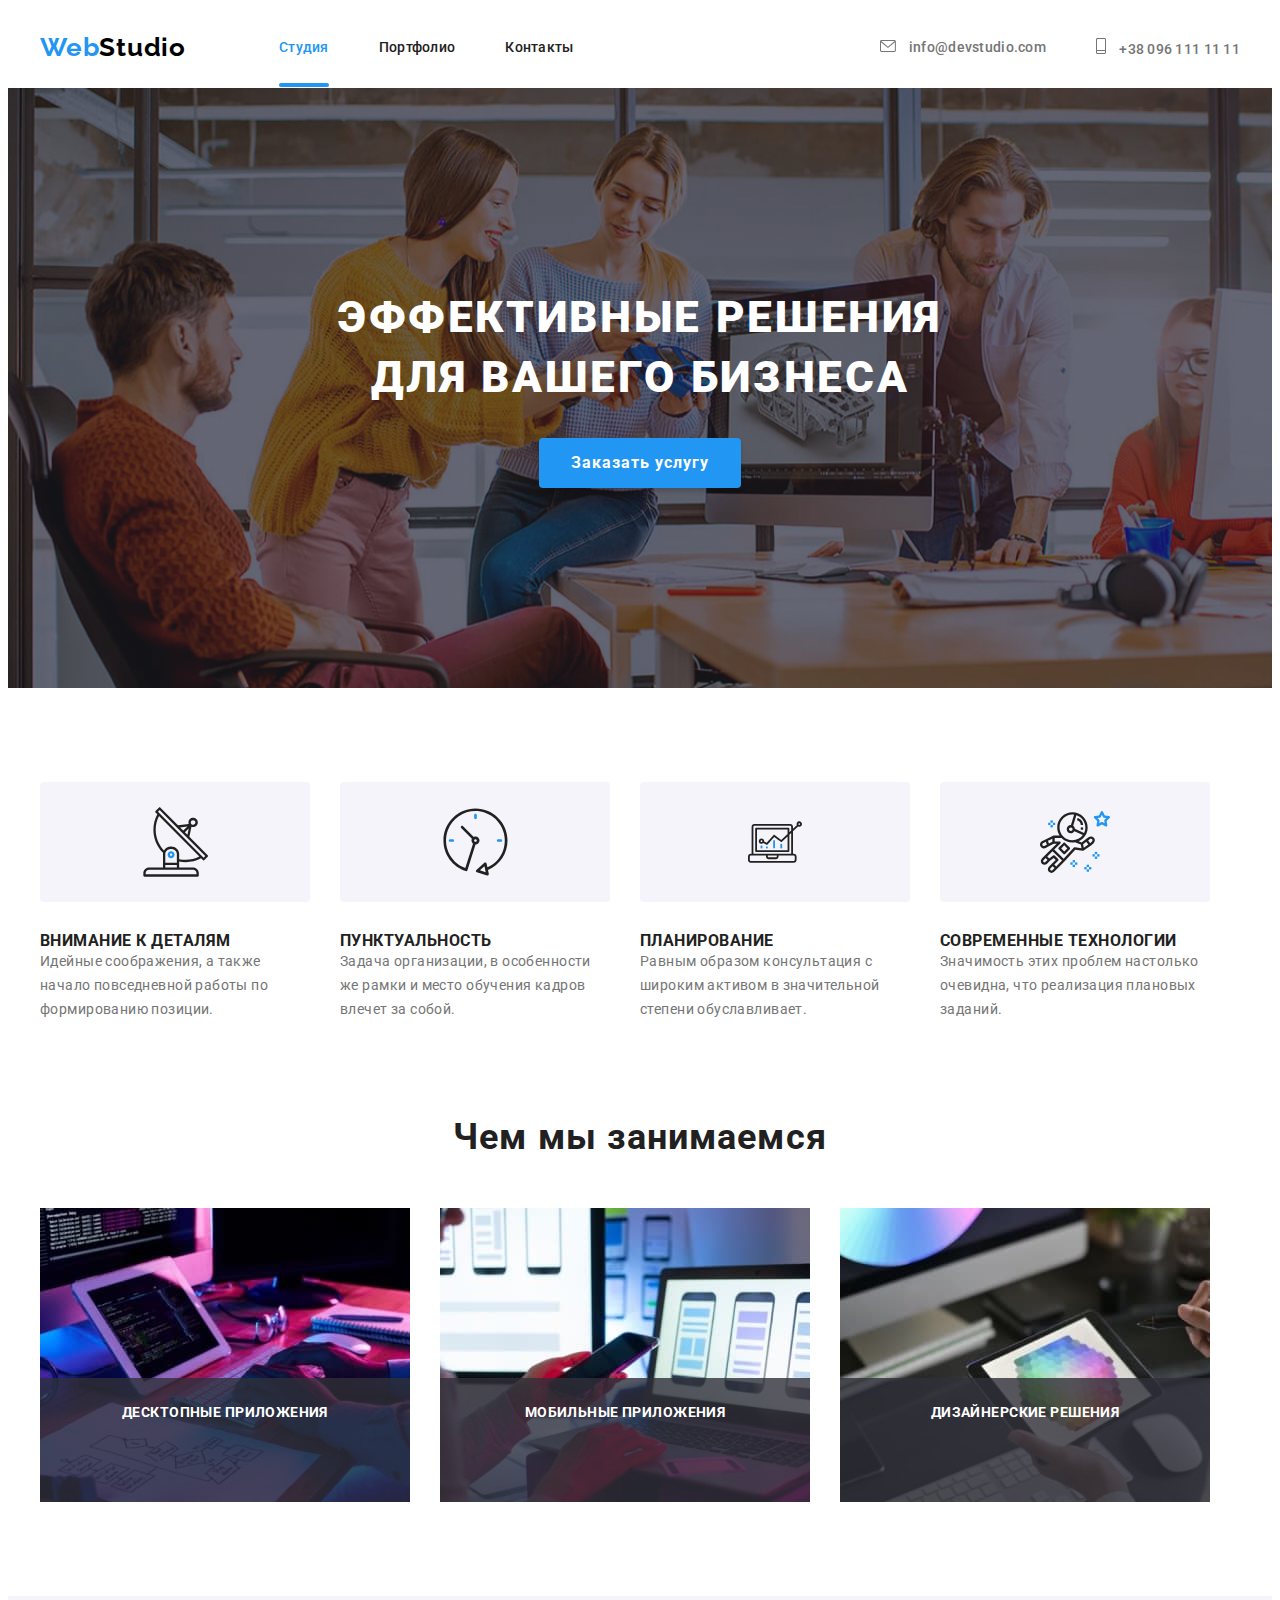
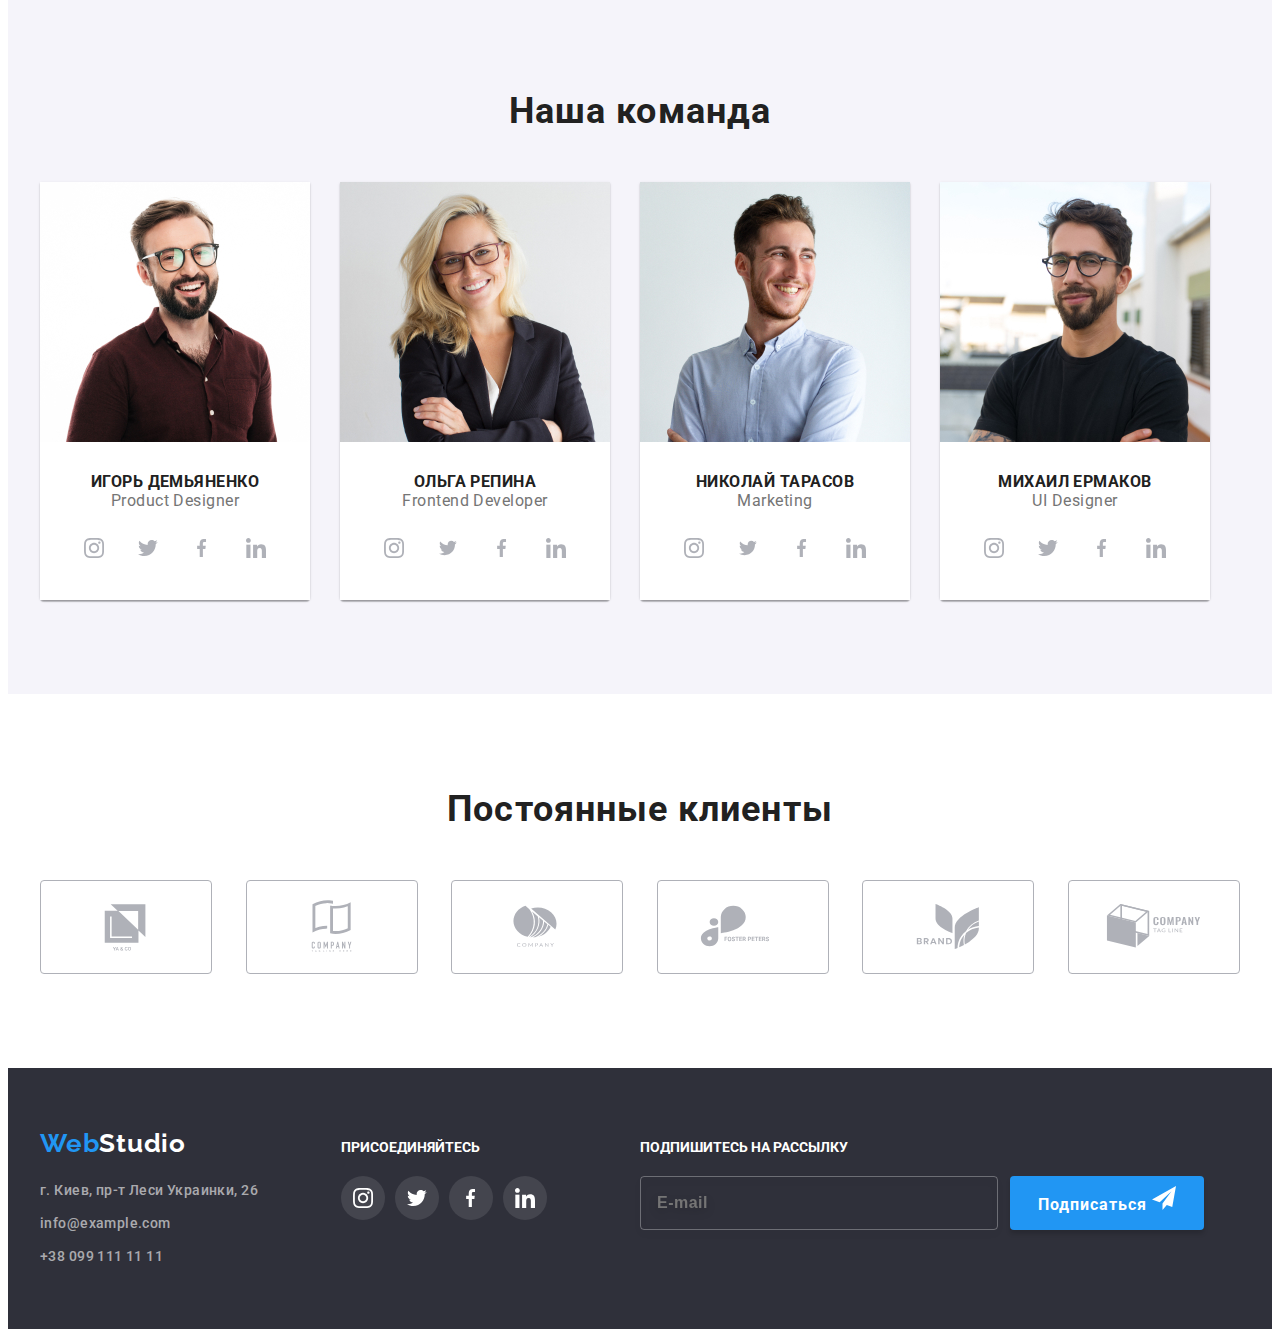
<file: index.html>
<!DOCTYPE html>
<html lang="ru">
    <head>
        <meta charset="UTF-8">
        <meta http-equiv="X-UA-Compatible" content="IE=edge">
        <meta name="viewport" content="width=device-width, initial-scale=1.0">
        <title>Document</title>
        <link rel="preconnect" href="https://fonts.gstatic.com">
        <link href="https://fonts.googleapis.com/css2?family=Raleway:wght@700&family=Roboto:wght@400;500;700;900&display=swap"
            rel="stylesheet">
        <link rel="stylesheet" href="https://cdnjs.cloudflare.com/ajax/libs/modern-normalize/1.0.0/modern-normalize.min.css"
            integrity="sha512-ISS7cAi1PEhQ8jnbJpJZMd29NlhNj4AWYyLOSp2CE/CsHxTCu+r+t0D2yoJudVrd0/8fTVPUVDzY5Tvli75u/g=="
            crossorigin="anonymous"/>
        <link rel="stylesheet" href="https://cdnjs.cloudflare.com/ajax/libs/animate.css/4.1.1/animate.min.css"/>
        <link href="./css/main.min.css" rel="stylesheet" type="text/css">
    </head>

    <body>
        <header class="header">
            <div class="container header__container">
                <nav class="navigation"> 
                    <a href="index.html" lang="en" class="link logo">Web<span class="logo_black">Studio</span></a>
                    <ul class="list navigation__list">
                        <li  class="navigation__item "><a class="navigation__link link  navigation__list--current" href="./index.html">Студия</a></li>
                        <li  class="navigation__item "><a class="navigation__link link" href="./portfolio.html">Портфолио</a></li>
                        <li  class="navigation__item "><a class="navigation__link link" href="">Контакты</a></li>
                    </ul>
                </nav>
                <ul class="contact__list">
                    <li  class="navigation__item">
                        <a class="link " href="mailto:info@devstudio.com">
                            <svg class="contact__list-icon mail">
                                <use href="./images/sprite.svg#icon-mail"></use>
                            </svg>
                            info@devstudio.com
                        </a>
                    </li>
                    <li  class="navigation__item">
                        <a class="link" href="tel:+380961111111">
                            <svg class="contact__list-icon tel">
                                <use href="./images/sprite.svg#icon-tel"></use>
                            </svg>
                            +38 096 111 11 11</a>
                    </li>
                </ul>
            </div>
        </header>

            
        <main >
            <!--order-service-->
            <section class="hero">
                    <h1 class="hero__header">Эффективные решения для вашего бизнеса</h1>
                    <button type="button" class="modal__but hero__btn" data-modal-open>Заказать услугу</button>
            </section>

            <!--specifics-->
            <section class="specifics">
                <div class="container">
                    <ul class="list specifics__list">
                        <li class=" specifics__item">
                            <div class="specifics__item-icon">
                                <svg class="specifics__icon" width="65" height="70">
                                    <use href="./images/sprite.svg#icon-antena"></use>
                                </svg>
                            </div>
                            <h3 class="header-item">Внимание к деталям</h3>
                            <p class="text">Идейные соображения, а также начало повседневной
                                работы по формированию позиции.
                            </p>
                        </li>
                        <li class=" specifics__item"> 
                            <div class="specifics__item-icon">
                                <svg class="specifics__icon" width="67" height="70">
                                    <use href="./images/sprite.svg#icon-clock"></use>
                                </svg>
                            </div>
                            <h3 class="header-item">Пунктуальность</h3>
                            <p class="text">
                                Задача организации, в особенности же рамки и место 
                                обучения кадров влечет за собой.
                            </p>
                        </li>
                        <li class=" specifics__item">
                            <div class="specifics__item-icon">
                                <svg class="specifics__icon" width="70" height="54">
                                    <use href="./images/sprite.svg#icon-diagram"></use>
                                </svg>
                            </div>
                            <h3 class="header-item">Планирование</h3>
                            <p class="text">
                                Равным образом консультация с широким активом в 
                                значительной степени обуславливает.
                            </p>
                        </li>
                        <li class=" specifics__item">
                            <div class="specifics__item-icon">
                                <svg class="specifics__icon" width="70" height="70">
                                    <use href="./images/sprite.svg#icon-astronaut"></use>
                                </svg>
                            </div>
                            <h3 class="header-item">Современные технологии</h3>
                            <p class="text">
                                Значимость этих проблем настолько очевидна, что 
                                реализация плановых заданий.
                            </p>
                        </li>
                    </ul>
                </div>
            </section>

            <!--services-->
            <section class="services">
                <div class="container">
                    <h2 class="services__header">Чем мы занимаемся</h2>
                    <ul class="list services__list">
                        <li class=" services__item">
                            <img src="./images/box1.jpg" alt="Проектування та написання коду" width="370" height="294">
                            <p class="services__text">Десктопные приложения</p>
                        </li>
                        <li class=" services__item">
                            <img src="./images/box2.jpg" alt="Розробка мобільних додатків" width="370" height="294">
                            <p class="services__text">Мобильные приложения</p>
                        </li>
                        <li class=" services__item">
                            <img src="./images/box3.jpg" alt="Розробка дизайну" width="370" height="294">
                            <p class="services__text">Дизайнерские решения</p>
                        </li>
                    </ul>  
                </div>
            </section>

            <!--our_team-->
            <section class="our-team">
                <div class="container">
                    <h2 class="our-team__header">Наша команда</h2>

                    <ul class="list our-team__list"> 
                        <li class=" our-team__item">
                            <img src="./images/team_card1.jpg" alt="Фото Игоря Демьяненко" width="270" height="260">
                            <div class="our-team__text">
                                <h3 class="header-item">Игорь Демьяненко</h3>
                                <p lang="en" class="text">Product Designer</p>
                                <ul class="social-list list">
                                    <li class="social-list__item">
                                        <a class="social-list__link">
                                            <svg class="social-icon" width=20px height=20px>
                                                <use href="./images/sprite.svg#icon-instagram"></use>
                                            </svg>
                                        </a>
                                    </li>
                                    <li class="social-list__item">
                                        <a class="social-list__link">
                                            <svg class="social-icon" width=20px height=16,25px>
                                                <use href="./images/sprite.svg#icon-twiter"></use>
                                            </svg>
                                        </a>
                                    </li>
                                    <li class="social-list__item">
                                       <a class="social-list__link"> 
                                           <svg class="social-icon" width=10px height=20px>
                                                <use href="./images/sprite.svg#icon-fb"></use>
                                            </svg>
                                        </a>
                                    </li>
                                    <li class="social-list__item">
                                        <a class="social-list__link">
                                            <svg class="social-icon" width=20px height=20px>
                                                <use href="./images/sprite.svg#icon-linkedin"></use>
                                            </svg>
                                        </a>
                                    </li>
                                </ul>
                            </div>
                        </li>
                    
                        <li class=" our-team__item">
                            <img src="./images/team_card2.jpg" alt="Фото Ольги Репина" width="270" height="260">
                            <div class="our-team__text">
                                <h3 class="header-item">Ольга Репина</h3>
                                <p lang="en" class="text">Frontend Developer</p>
                                <ul class="social-list list">
                                    <li class="social-list__item">
                                        <a class="social-list__link">
                                            <svg class="social-icon" width=20px height=20px>
                                                <use href="./images/sprite.svg#icon-instagram"></use>
                                            </svg>
                                        </a>
                                    </li>
                                    <li class="social-list__item">
                                        <a class="social-list__link">
                                            <svg class="social-icon" width=20px height=16px>
                                                <use href="./images/sprite.svg#icon-twiter"></use>
                                            </svg>
                                        </a>
                                    </li>
                                    <li class="social-list__item">
                                       <a class="social-list__link"> 
                                           <svg class="social-icon" width=10px height=20px>
                                                <use href="./images/sprite.svg#icon-fb"></use>
                                            </svg>
                                        </a>
                                    </li>
                                    <li class="social-list__item">
                                        <a class="social-list__link">
                                            <svg class="social-icon" width=20px height=20px>
                                                <use href="./images/sprite.svg#icon-linkedin"></use>
                                            </svg>
                                        </a>
                                    </li>
                                </ul>
                            </div>
                        </li>
                        
                        <li class=" our-team__item">
                            <img src="./images/team_card3.jpg" alt="Фото Николая Тарасова" width="270" height="260">
                            <div class="our-team__text">
                                <h3 class="header-item">Николай Тарасов</h3>
                                <p lang="en" class="text">Marketing</p>
                                <ul class="social-list list">
                                    <li class="social-list__item">
                                        <a class="social-list__link">
                                            <svg class="social-icon" width=20px height=20px>
                                                <use href="./images/sprite.svg#icon-instagram"></use>
                                            </svg>
                                        </a>
                                    </li>
                                    <li class="social-list__item">
                                        <a class="social-list__link">
                                            <svg class="social-icon" width=20px height=16px>
                                                <use href="./images/sprite.svg#icon-twiter"></use>
                                            </svg>
                                        </a>
                                    </li>
                                    <li class="social-list__item">
                                       <a class="social-list__link"> 
                                           <svg class="social-icon" width=10px height=20px>
                                                <use href="./images/sprite.svg#icon-fb"></use>
                                            </svg>
                                        </a>
                                    </li>
                                    <li class="social-list__item">
                                        <a class="social-list__link">
                                            <svg class="social-icon" width=20px height=20px>
                                                <use href="./images/sprite.svg#icon-linkedin"></use>
                                            </svg>
                                        </a>
                                    </li>
                                </ul>
                            </div>
                        </li>
                        
                
                        <li class=" our-team__item">
                            <img src="./images/team_card4.jpg" alt="Фото Михаила Ермакова" width="270" height="260">
                            <div class="our-team__text">
                                <h3 class="header-item">Михаил Ермаков</h3>
                                <p lang="en" class="text">UI Designer</p>
                                <ul class="social-list list">
                                    <li class="social-list__item">
                                        <a class="social-list__link">
                                            <svg class="social-icon" width=20px height=20px>
                                                <use href="./images/sprite.svg#icon-instagram"></use>
                                            </svg>
                                        </a>
                                    </li>
                                    <li class="social-list__item">
                                        <a class="social-list__link">
                                            <svg class="social-icon" width=20px height=16,25px>
                                                <use href="./images/sprite.svg#icon-twiter"></use>
                                            </svg>
                                        </a>
                                    </li>
                                    <li class="social-list__item">
                                       <a class="social-list__link"> 
                                           <svg class="social-icon" width=10px height=20px>
                                                <use href="./images/sprite.svg#icon-fb"></use>
                                            </svg>
                                        </a>
                                    </li>
                                    <li class="social-list__item">
                                        <a class="social-list__link">
                                            <svg class="social-icon" width=20px height=20px>
                                                <use href="./images/sprite.svg#icon-linkedin"></use>
                                            </svg>
                                        </a>
                                    </li>
                                </ul>
                            </div>
                        </li>  
                    </ul>
                </div>
            </section >

            <!--clients-->
            <section class="clients">
                <div class="container">
                    <h2 class="clients__header">Постоянные клиенты</h2>
                    <ul class="clients-list list">
                        <li class="clients__item">
                            <a href="" class="clients__link">
                                    <svg class="clients__icon" width=106px height=60px>
                                        <use href="./images/sprite.svg#icon-logo1"></use>
                                    </svg>
                            </a>  
                        </li>
                        <li class="clients__item">
                            <a href="" class="clients__link">
                                    <svg class="clients__icon" width=106px height=60px>
                                        <use href="./images/sprite.svg#icon-logo2"></use>
                                    </svg>
                            </a>  
                        </li>
                        <li class="clients__item">
                            <a href="" class="clients__link">
                                    <svg class="clients__icon" width=106px height=60px>
                                        <use href="./images/sprite.svg#icon-logo3"></use>
                                    </svg>
                            </a>  
                        </li>
                        <li class="clients__item">
                            <a href="" class="clients__link">
                                    <svg class="clients__icon" width=106px height=60px>
                                        <use href="./images/sprite.svg#icon-logo4"></use>
                                    </svg>
                            </a>  
                        </li>
                        <li class="clients__item">
                            <a href="" class="clients__link">
                                    <svg class="clients__icon" width=106px height=60px>
                                        <use href="./images/sprite.svg#icon-logo5"></use>
                                    </svg>
                            </a>  
                        </li>
                        <li class="clients__item">
                            <a  href="" class="clients__link">
                                    <svg class="clients__icon" width=106px height=60px>
                                        <use href="./images/sprite.svg#icon-logo6"></use>
                                    </svg>
                            </a>  
                        </li>
                    </ul>
                </div>
            </section>

        </main>

        <footer class="footer">
            <div class="container">
                <div class="column">
                    <div class="footer-contact">
                    <a href="index.html" lang="en" class="logo link">Web<span class="logo_white">Studio</span></a>
                    <address class="footer-contact__address">
                        <ul class="list footer-contact__list">
                            <li class="footer-contact__item"><a class="link address" href="https://goo.gl/maps/nZ239Puz3LvybMncA" target="_blank" rel="noopener noreferrer">г. Киев, пр-т Леси Украинки, 26</a></li>
                            <li class="footer-contact__item"><a class="link" href="mailto:info@example.com">info@example.com</a></li>
                            <li class="footer-contact__item"><a class="link" href="tel:+380991111111">+38 099 111 11 11</a></li>
                        </ul>
                    </address>
                    </div>   
                    <div class="footer-social">
                    <h1 class="footer__header">присоединяйтесь</h1>
                    <ul class="footer-social__list list">
                        <li class="footer-social__item">
                            <a href="" class="footer-social__link">
                                <svg class="footer-social__icon" width=20px height=20px>
                                    <use href="./images/sprite.svg#icon-instagram"></use>
                                </svg>
                            </a>
                        </li>
                        <li class="footer-social__item">
                            <a href="" class="footer-social__link">
                                <svg class="footer-social__icon" width=20px height=16,25px>
                                    <use href="./images/sprite.svg#icon-twiter"></use>
                                </svg>
                            </a>
                        </li>
                        <li class="footer-social__item">
                        <a href="" class="footer-social__link"> 
                            <svg class="footer-social__icon" width=10px height=20px>
                                    <use href="./images/sprite.svg#icon-fb"></use>
                                </svg>
                            </a>
                        </li>
                        <li class="footer-social__item">
                            <a href="" class="footer-social__link">
                                <svg class="footer-social__icon" width=20px height=20px>
                                    <use href="./images/sprite.svg#icon-linkedin"></use>
                                </svg>
                            </a>
                        </li>
                    </ul>
                    </div>
                    <div class="footer-form">
                    <h1 class="footer__header">Подпишитесь на рассылку</h1>
                    <form class="footer-form__form" method="POST">
                        <input name="user-email" type="email" class="footer-form__form-input" placeholder="E-mail" required >
                        <button type="submit" class="modal__but footer-form__form-btn">Подписаться
                            <svg class="footer-form__icon-send" width=24px height=24px>
                            <use href="./images/sprite.svg#footer-form__icon-send"></use>
                            </svg>
                        </button>
                    </form>
                    </div>
                </div>
            </div>
        </footer>

        <div class="backdrop is-hidden" data-modal>
            <div class="modal"> 
                <button class="modal__close-btn" data-modal-close>
                    <svg class="modal__close-btn-icon" width=11px height=11px>
                        <use href="./images/sprite.svg#icon-vectorclose"></use>
                    </svg>
                </button>
                <p class="modal__head">Оставьте свои данные, мы вам перезвоним</p>
                <form class="modal__form" method="POST">
                <label class="modal__form-field">
                    Имя
                    <input name="user-name" type="text" class="modal__form-input" minlength="2" required>
                    <svg class="modal__form-icon">
                        <use href="./images/sprite.svg#icon-user-name"></use>
                    </svg>
                </label>
                <label class="modal__form-field">
                    Телефон
                    <input name="user-phone" type="tel" class="modal__form-input" required pattern="[0-9]{3}-[0-9]{3}-[0-9]{2}-[0-9]{2}" title="096-111-11-11">
                    <svg class="modal__form-icon">
                        <use href="./images/sprite.svg#icon-user-phone"></use>
                    </svg>
                </label>
                <label class="modal__form-field">
                    Почта
                    <input name="user-email" type="email" class="modal__form-input" required >
                    <svg class="modal__form-icon">
                        <use href="./images/sprite.svg#icon-user-mail"></use>
                    </svg>
                </label>
                <label class="modal__form-field">
                    Комментарий
                    <textarea name="user-messege" class="modal__form-messege"  placeholder="Введите текст"></textarea>
                </label>
                <input name="user-policy" type="checkbox" class="modal__form-checkbox visually-hidden" id="checkbox-policy" required>
                <label class="modal__form-checkbox-policy" for=checkbox-policy> Соглашаюсь с рассылкой и принимаю 
                    <a href="" class="modal__form-checkbox-policy-link" target="_blank" rel="noopener noreferrer">Условия договора</a>
                </label>
                <button type="submit" class="modal__but form__but">Отправить</button>
            </form>
            </div>
        </div>

    <script src="./js/modal.js"></script>   
    </body>

</html>
</file>
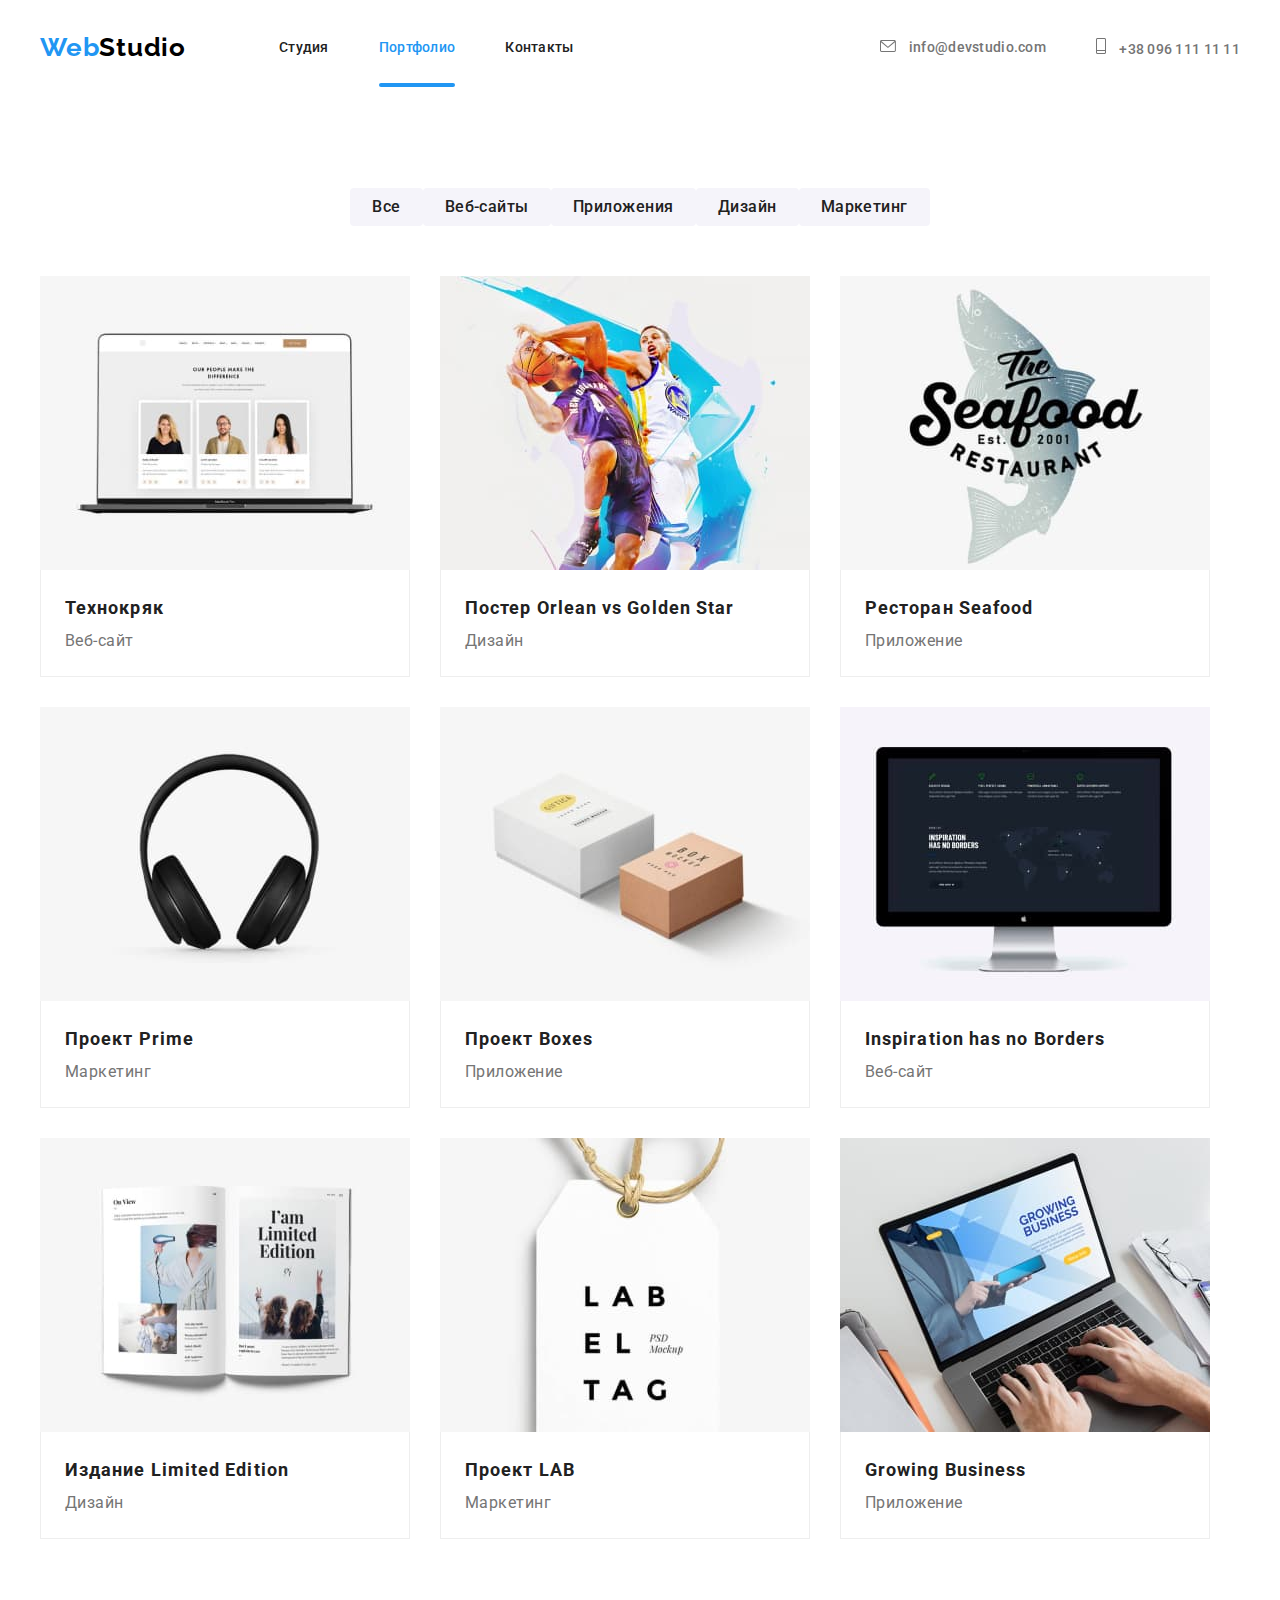
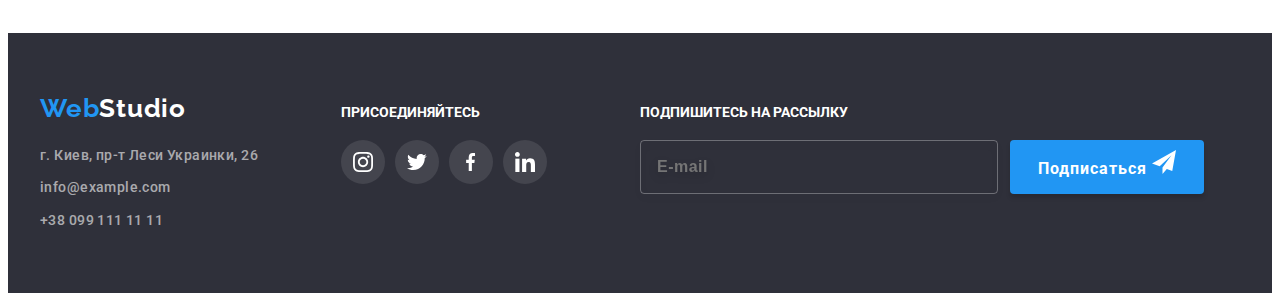
<file: portfolio.html>
<!DOCTYPE html>
<html lang="ru">

<head>
    <meta charset="UTF-8">
    <meta http-equiv="X-UA-Compatible" content="IE=edge">
    <meta name="viewport" content="width=device-width, initial-scale=1.0">
    <title>Document</title>
    <link href="./css/style.css" rel="stylesheet" type="text/css">
    <link rel="preconnect" href="https://fonts.gstatic.com">
    <link href="https://fonts.googleapis.com/css2?family=Raleway:wght@700&family=Roboto:wght@400;500;700;900&display=swap"
        rel="stylesheet">
    <link rel="stylesheet" href="https://cdnjs.cloudflare.com/ajax/libs/modern-normalize/1.0.0/modern-normalize.min.css"
            integrity="sha512-ISS7cAi1PEhQ8jnbJpJZMd29NlhNj4AWYyLOSp2CE/CsHxTCu+r+t0D2yoJudVrd0/8fTVPUVDzY5Tvli75u/g=="
            crossorigin="anonymous" />
    <link rel="stylesheet" href="https://cdnjs.cloudflare.com/ajax/libs/animate.css/4.1.1/animate.min.css"/>
    <link href="./css/main.min.css" rel="stylesheet" type="text/css">
</head>

    <body>
        <header class="header">
            <div class="container header__container">
                <nav class="navigation"> 
                    <a href="index.html" lang="en" class="link logo">Web<span class="logo_black">Studio</span></a>
                    <ul class="list navigation__list">
                        <li  class="navigation__item "><a class="navigation__link link" href="./index.html">Студия</a></li>
                        <li  class="navigation__item "><a class="navigation__link link navigation__list--current" href="./portfolio.html">Портфолио</a></li>
                        <li  class="navigation__item "><a class="navigation__link link" href="">Контакты</a></li>
                    </ul>
                </nav>
                <ul class="contact__list">
                    <li  class="navigation__item">
                        <a class="link " href="mailto:info@devstudio.com">
                            <svg class="contact__list-icon mail">
                                <use href="./images/sprite.svg#icon-mail"></use>
                            </svg>
                            info@devstudio.com
                        </a>
                    </li>
                    <li  class="navigation__item">
                        <a class="link" href="tel:+380961111111">
                            <svg class="contact__list-icon tel">
                                <use href="./images/sprite.svg#icon-tel"></use>
                            </svg>
                            +38 096 111 11 11</a>
                    </li>
                </ul>
            </div>
        </header>

        <main>
            <section class="main-section">
                <div class="container">
                    <h1 style="display: none;" class="main-section__header" >Портфолио</h1>

                    <!-- buttons -->
                    <ul class="list buttons__list">
                        <li class=""><button class="buttons__item" type="button"> Все </button></li>
                        <li class=""><button class="buttons__item" type="button"> Веб-сайты </button></li>
                        <li class=""><button class="buttons__item" type="button"> Приложения </button></li>
                        <li class=""><button class="buttons__item" type="button"> Дизайн </button></li>
                        <li class=""><button class="buttons__item" type="button"> Маркетинг</button></li>
                        
                    </ul>
                    
                    <!-- portfolio -->
                    <ul class="list potrtfolio__list">
                        <li class=" potrtfolio__item">
                            <a href="" class="potrtfolio__link link">
                                <div class="potrtfolio__list-img">
                                <img src="./images/imgproject-1.jpg" alt="Відкритий веб-сайт" width="370" height="294">
                                <p class="overlay">Технокряк это современная площадка распространения коронавируса. 
                                    Компании используют эту платформу для цифрового шпионажа
                                    и атак на защищённые сервера конкурентов.</p>
                                </div>
                                <div class="potrtfolio__item-text">
                                    <h3 class="header-item">Технокряк</h3>
                                    <p class="text">Веб-сайт</p>
                                </div>
                            </a>
                        </li>

                        <li class=" potrtfolio__item">
                            <a href="" class="potrtfolio__link link">
                                <div class="potrtfolio__list-img">
                                <img src="./images/imgproject-2.jpg" alt="Постер з баскетболістами" width="370" height="294">
                                <p class="overlay"></p>
                                </div>
                                <div class="potrtfolio__item-text">
                                <h3 class="header-item">Постер <span lang="en">Orlean vs Golden Star</span></h3>
                                <p class="text">Дизайн</p>
                                </div>
                             </a>
                        </li>
                        <li class=" potrtfolio__item">
                            <a href="" class="potrtfolio__link link">
                                <div class="potrtfolio__list-img">
                                <img src="./images/imgproject-3.jpg" alt="Логотип ресторану" width="370" height="294">
                                <p class="overlay"></p>
                                </div>
                                <div class="potrtfolio__item-text">
                                <h3 class="header-item">Ресторан <span lang="en">Seafood</span></h3>
                                <p class="text">Приложение</p>
                                </div>
                            </a>
                        </li>
                        <li class=" potrtfolio__item">
                            <a href="" class="potrtfolio__link link">
                                <div class="potrtfolio__list-img">
                                <img src="./images/imgproject-4.jpg" alt="Навушники" width="370" height="294">
                                <p class="overlay"></p>
                                </div>
                                <div class="potrtfolio__item-text">
                                <h3 class="header-item">Проект <span lang="en">Prime</span></h3>
                                <p class="text">Маркетинг</p>
                                </div>
                            </a>
                        </li>
                        <li class=" potrtfolio__item">
                            <a href="" class="potrtfolio__link link">
                                <div class="potrtfolio__list-img">
                                <img src="./images/imgproject-5.jpg" alt="Паперові коробки" width="370" height="294">
                                <p class="overlay"></p>
                                </div>
                                <div class="potrtfolio__item-text">
                                <h3 class="header-item">Проект <span lang="en">Boxes</span></h3>
                                <p class="text">Приложение</p>
                                </div>
                            </a>
                        </li>
                        <li class=" potrtfolio__item">
                            <a href="" class="potrtfolio__link link">
                                <div class="potrtfolio__list-img">
                                <img src="./images/imgproject-6.jpg" alt="Монітор" width="370" height="294">
                                <p class="overlay"></p>
                                </div>
                                <div class="potrtfolio__item-text">
                                <h3 class="header-item" lang="en">Inspiration has no Borders</h3>
                                <p class="text">Веб-сайт</p>
                                </div>
                            </a>
                        </li>
                        <li class=" potrtfolio__item">
                            <a href="" class="potrtfolio__link link">
                                <div class="potrtfolio__list-img">
                                <img src="./images/imgproject-7.jpg" alt="Журнал" width="370" height="294">
                                <p class="overlay"></p>
                                </div>
                                <div class="potrtfolio__item-text">
                                <h3 class="header-item">Издание <span lang="en">Limited Edition</span> </h3>
                                <p class="text">Дизайн</p>
                                </div>
                            </a>
                        </li>
                        <li class=" potrtfolio__item">
                            <a href="" class="potrtfolio__link link">
                                <div class="potrtfolio__list-img">
                                <img src="./images/imgproject-8.jpg" alt="Логотип" width="370" height="294">
                                <p class="overlay"></p>
                                </div>
                                <div class="potrtfolio__item-text">
                                <h3 class="header-item">Проект <span lang="en">LAB</span></h3>
                                <p class="text">Маркетинг</p>
                                </div>
                            </a>
                        </li>
                        <li class=" potrtfolio__item">
                            <a href="" class="potrtfolio__link link">
                                <div class="potrtfolio__list-img">
                                <img src="./images/imgproject-9.jpg" alt="Розробка додатку" width="370" height="294">
                                <p class="overlay"></p>
                                </div>
                                <div class="potrtfolio__item-text">
                                <h3 class="header-item" lang="en">Growing Business</h3>
                                <p class="text">Приложение</p>
                                </div>
                            </a>
                        </li>
                    </ul>
                </div>
            </section>
        </main>


        <footer class="footer">
            <div class="container">
                <div class="column">
                    <div class="footer-contact">
                    <a href="index.html" lang="en" class="logo link">Web<span class="logo_white">Studio</span></a>
                    <address class="footer-contact__address">
                        <ul class="list footer-contact__list">
                            <li class="footer-contact__item"><a class="link address" href="https://goo.gl/maps/nZ239Puz3LvybMncA" target="_blank" rel="noopener noreferrer">г. Киев, пр-т Леси Украинки, 26</a></li>
                            <li class="footer-contact__item"><a class="link" href="mailto:info@example.com">info@example.com</a></li>
                            <li class="footer-contact__item"><a class="link" href="tel:+380991111111">+38 099 111 11 11</a></li>
                        </ul>
                    </address>
                    </div>   
                    <div class="footer-social">
                    <h1 class="footer__header">присоединяйтесь</h1>
                    <ul class="footer-social__list list">
                        <li class="footer-social__item">
                            <a href="" class="footer-social__link">
                                <svg class="footer-social__icon" width=20px height=20px>
                                    <use href="./images/sprite.svg#icon-instagram"></use>
                                </svg>
                            </a>
                        </li>
                        <li class="footer-social__item">
                            <a href="" class="footer-social__link">
                                <svg class="footer-social__icon" width=20px height=16,25px>
                                    <use href="./images/sprite.svg#icon-twiter"></use>
                                </svg>
                            </a>
                        </li>
                        <li class="footer-social__item">
                        <a href="" class="footer-social__link"> 
                            <svg class="footer-social__icon" width=10px height=20px>
                                    <use href="./images/sprite.svg#icon-fb"></use>
                                </svg>
                            </a>
                        </li>
                        <li class="footer-social__item">
                            <a href="" class="footer-social__link">
                                <svg class="footer-social__icon" width=20px height=20px>
                                    <use href="./images/sprite.svg#icon-linkedin"></use>
                                </svg>
                            </a>
                        </li>
                    </ul>
                    </div>
                    <div class="footer-form">
                    <h1 class="footer__header">Подпишитесь на рассылку</h1>
                    <form class="footer-form__form" method="POST">
                        <input name="user-email" type="email" class="footer-form__form-input" placeholder="E-mail" required >
                        <button type="submit" class="modal__but footer-form__form-btn">Подписаться
                            <svg class="footer-form__icon-send" width=24px height=24px>
                            <use href="./images/sprite.svg#footer-form__icon-send"></use>
                            </svg>
                        </button>
                    </form>
                    </div>
                </div>
            </div>
        </footer>
    </body>
        
</html>
</file>
<file: css/style.css>

</file>
<file: css/main.min.css>
:root{--accent-color: #2196f3;--text-grey-color: #757575;--text-white-color: #ffffff;--bgraund-grey-color: #2f303a;--clients-logo:#afb1b8}.visually-hidden{position:absolute !important;clip:rect(1px 1px 1px 1px);clip:rect(1px, 1px, 1px, 1px);padding:0 !important;border:0 !important;height:1px !important;width:1px !important;overflow:hidden}h1,h2,h3,h4,h5,h6,p{margin-top:0;margin-bottom:0}ul{margin-top:0;margin-bottom:0;padding-left:0}img{display:block}.link{text-decoration:none;transition-property:color;transition-duration:250ms;transition-timing-function:cubic-bezier(0.4, 0, 0.2, 1)}.list{list-style:none}body{font-family:'Roboto', 'Raleway', sans-serif;color:#212121;font-size:14px}.main-section{padding-top:100px;padding-bottom:94px}.container{width:1200px;padding-left:15px;padding-right:15px;margin:0 auto}.backdrop{position:fixed;top:0;left:0;width:100%;height:100%;background-color:rgba(0,0,0,0.2);z-index:100;opacity:1;visibility:visible;pointer-events:auto;transition:opacity 250ms linear, visibility 250ms linear}.is-hidden{opacity:0;visibility:hidden;pointer-events:none}.modal__but{font-family:inherit;font-style:normal;border:none;background:var(--accent-color);box-shadow:0px 4px 4px rgba(0,0,0,0.15);border-radius:4px;cursor:pointer;color:var(--text-white-color);font-weight:bold;font-size:16px;line-height:1.87;text-align:center;letter-spacing:0.06em}.modal__form{display:flex;flex-direction:column}.modal__head{font-size:20px;font-weight:700;text-align:center;margin-bottom:12px;line-height:2;letter-spacing:0.03em}.modal__form-input{width:100%;height:40px;border:1px solid rgba(33,33,33,0.2);box-sizing:border-box;border-radius:4px;padding-left:42px;transition-property:border-color;transition-duration:250ms;transition-timing-function:cubic-bezier(0.4, 0, 0.2, 1);margin-top:4px}.modal__form-input:focus{border-color:var(--accent-color);outline:none}.modal__form-input:hover{cursor:pointer;outline:none}.modal__form-input:focus+.modal__form-icon{fill:var(--accent-color)}.modal__form-field{font-size:12px;line-height:1.16;letter-spacing:0.01em;color:#757575;position:relative;margin-bottom:10px}.modal__form-icon{position:absolute;width:12px;height:12px;top:50%;left:14px;transition-property:fill;transition-duration:250ms;transition-timing-function:cubic-bezier(0.4, 0, 0.2, 1)}.modal__form-messege{margin-top:4px;width:100%;height:120px;border:1px solid rgba(33,33,33,0.2);box-sizing:border-box;border-radius:4px;resize:none;padding:12px 16px;transition-property:border-color;transition-duration:250ms;transition-timing-function:cubic-bezier(0.4, 0, 0.2, 1)}.modal__form-messege:focus{border-color:var(--accent-color);outline:none}.modal__form-messege::placeholder{font-size:14px;color:rgba(117,117,117,0.5)}.modal__form-checkbox-policy{font-size:14px;line-height:1.7px;color:#757575;margin-left:13px;letter-spacing:0.03em}.modal__form-checkbox-policy::before{display:inline-block;vertical-align:middle;content:"";width:16px;height:15px;border:1px solid;border-color:var(--text-grey-color);border-radius:2px;margin-right:7px}.modal__form-checkbox:checked+.modal__form-checkbox-policy::before{background-color:var(--accent-color);background-image:url(../images/checkbox.svg);background-size:contain;background-repeat:no-repeat;background-position:center;border:transparent}.modal__form-checkbox:focus+.modal__form-checkbox-policy::before{border-color:var(--accent-color)}.modal__form-checkbox-policy-link{color:var(--accent-color)}.form__but{padding:10px 55px 10px 56px;margin-top:30px;align-self:center}.modal{position:absolute;top:50%;left:50%;transform:translate(-50%, -50%);width:528px;height:581px;background-color:var(--text-white-color);box-shadow:0px 1px 3px rgba(0,0,0,0.12),0px 1px 1px rgba(0,0,0,0.14),0px 2px 1px rgba(0,0,0,0.2);border-radius:4px;padding:40px 40px 40px 40px}.modal__close-btn{position:absolute;width:30px;height:30px;right:8px;top:8px;background-color:#FFFFFF;border:1px solid rgba(0,0,0,0.1);border-radius:50%;padding:0;cursor:pointer;transition-property:fill;transition-duration:250ms;transition-timing-function:cubic-bezier(0.4, 0, 0.2, 1)}.modal__close-btn:hover{border:1px solid #2196f3}.modal__close-btn:hover .modal__close-btn-icon{fill:var(--accent-color)}.social-list{display:flex;justify-content:space-between;margin-top:16px}.footer-social__list{display:flex}.footer-social__list .footer-social__item:not(:last-child){margin-right:10px}.social-icon{fill:#AFB1B8;transition-property:fill;transition-duration:250ms;transition-timing-function:cubic-bezier(0.4, 0, 0.2, 1)}.footer-social__icon{fill:var(--text-white-color)}.social-list__link{display:flex;justify-content:center;align-items:center;width:44px;height:44px;border-radius:50%;background-color:#FFFFFF;transition-property:background-color;transition-duration:250ms;transition-timing-function:cubic-bezier(0.4, 0, 0.2, 1)}.social-list__link:hover,.social-list__link:focus{background-color:var(--accent-color)}.social-list__link:hover:hover .social-icon,.social-list__link:hover:focus .social-icon,.social-list__link:focus:hover .social-icon,.social-list__link:focus:focus .social-icon{fill:var(--text-white-color)}.footer-social__link{display:flex;justify-content:center;align-items:center;width:44px;height:44px;border-radius:50%;background-color:rgba(255,255,255,0.1);transition-property:background-color;transition-duration:250ms;transition-timing-function:cubic-bezier(0.4, 0, 0.2, 1)}.footer-social__link:hover,.footer-social__link:focus{background-color:var(--accent-color)}.logo{font-family:Raleway;font-weight:bold;font-size:26px;line-height:1.19;letter-spacing:0.03em;color:var(--accent-color);text-decoration:none}.logo_white{color:white}.logo_black{color:black}.main-section{display:flex;flex-direction:column}.buttons__item{font-family:inherit;font-style:normal;background-color:#f5f4fa;border-radius:4px;border:none;cursor:pointer;font-weight:500;font-size:16px;line-height:1.62;text-align:center;letter-spacing:0.03em;color:#212121;transition-property:box-shadow, color, background-color;transition-duration:250ms;transition-timing-function:cubic-bezier(0.4, 0, 0.2, 1);padding-top:6px;padding-bottom:6px;padding-left:22px;padding-right:22px}.buttons__item:hover,.buttons__item:focus{background-color:var(--accent-color);box-shadow:0px 3px 1px rgba(0,0,0,0.1),0px 1px 2px rgba(0,0,0,0.08),0px 2px 2px rgba(0,0,0,0.12);border-radius:4px;border:none;color:var(--text-white-color)}.buttons__list{display:flex;margin:0;justify-content:center;margin-bottom:50px}.buttons__list .:not(:last-child){margin-right:8px}.clients__header{font-size:36px;line-height:1.17;text-align:center;letter-spacing:0.03em}.clients{padding-top:94px;padding-bottom:94px}.clients-list{display:flex;justify-content:space-between;margin-top:50px}.clients__link{display:flex;align-items:center;justify-content:center;width:170px;height:92px;border:1px solid var(--clients-logo);border-radius:4px;fill:var(--clients-logo);transition-property:fill, border-color;transition-duration:250ms;transition-timing-function:cubic-bezier(0.4, 0, 0.2, 1)}.clients__link:hover,.clients__link:focus{fill:var(--accent-color);border-color:var(--accent-color);cursor:pointer}.header{background:white;margin-left:0px;margin-top:0px}.header .contact__list{margin-left:auto}.border-header{border:1px solid #ececec}.header__container{display:flex;align-items:center}.header__container .logo{padding-top:24px;margin-right:93px;padding-bottom:25px}.navigation__item:not(:last-child){margin-right:50px}.contact__list{display:flex;align-items:center;list-style:none;font-weight:500;line-height:1.14;letter-spacing:0.02em}.contact__list .link{padding-top:32px;padding-bottom:32px;color:var(--text-grey-color)}.contact__list .mail{width:16px;height:12px}.contact__list .tel{width:10px;height:16px}.contact__list-icon{fill:var(--text-grey-color);margin-right:10px;transition-property:fill;transition-duration:250ms;transition-timing-function:cubic-bezier(0.4, 0, 0.2, 1)}.contact__list .navigation__item:hover .contact__list-icon,.contact__list .navigation__item:focus .contact__list-icon{fill:var(--accent-color)}.potrtfolio__list{display:flex;flex-wrap:wrap;margin-left:-30px;margin-top:-30px}.potrtfolio__list .header-item{font-size:18px;line-height:2;letter-spacing:0.06em}.potrtfolio__list .text{font-size:16px;line-height:1.87;letter-spacing:0.03em;color:var(--text-grey-color)}.potrtfolio__item{margin-left:30px;margin-top:30px}.potrtfolio__item-text{color:#212121;background-color:var(--text-white-color);padding:20px 24px;border:1px;border-style:none solid solid solid;border-color:#eeeeee}.potrtfolio__list-img{position:relative;overflow:hidden}.potrtfolio__link{display:block}.potrtfolio__link:hover,.potrtfolio__link:focus{box-shadow:0px 1px 1px rgba(0,0,0,0.12),0px 4px 4px rgba(0,0,0,0.06),1px 4px 6px rgba(0,0,0,0.16)}.overlay{position:absolute;top:0;left:0;width:370px;height:294px;font-size:18px;line-height:1.56;letter-spacing:0.03em;color:var(--text-white-color);background-color:rgba(33,150,243,0.9);padding:63px 24px 63px 24px;overflow:auto;transform:translateY(101%);transition:transform 250ms cubic-bezier(0.4, 0, 0.2, 1)}.potrtfolio__link:hover .overlay,.potrtfolio__link:focus .overlay{transform:translateY(0%)}.navigation{display:flex;align-items:center}.navigation__link{padding-top:32px;padding-bottom:32px}.navigation__list{list-style:none;font-weight:500;line-height:1.14;letter-spacing:0.02em;display:flex;align-items:center}.navigation__list .link{color:#212121}.navigation__list .navigation__list--current{color:var(--accent-color)}.navigation__list--current{position:relative}.navigation__list--current:after{display:block;position:absolute;content:"";left:0px;bottom:0px;width:100%;height:4px;background-color:var(--accent-color);border-radius:2px}.link{transition-property:color;transition-duration:250ms;transition-timing-function:cubic-bezier(0.4, 0, 0.2, 1)}.link:hover,.link:focus{color:var(--accent-color)}.hero{background:var(--bgraund-grey-color);background-image:linear-gradient(rgba(47,48,58,0.4), rgba(47,48,58,0.4)),url("../images/bg.jpg ");background-size:cover;padding-top:200px;padding-bottom:200px;padding-left:0px;padding-right:0px;text-align:center}.hero__header{font-weight:900;font-size:44px;line-height:1.36;letter-spacing:0.06em;text-transform:uppercase;color:var(--text-white-color);margin:0 auto;max-width:696px;margin-bottom:30px}.hero__btn{padding:10px 32px 10px 32px}.our-team__header{font-size:36px;line-height:1.17;text-align:center;letter-spacing:0.03em;margin-bottom:50px}.our-team{background:#f5f4fa;padding-top:94px;padding-bottom:94px}.our-team__text{padding-top:30px;padding-bottom:30px;background:var(--text-white-color);padding-left:32px;padding-right:32px}.our-team__item{box-shadow:0px 1px 3px rgba(0,0,0,0.12),0px 1px 1px rgba(0,0,0,0.14),0px 2px 1px rgba(0,0,0,0.2);border-radius:0px 0px 4px 4px;margin-left:30px;margin-top:30px}.our-team__list{display:flex;flex-wrap:wrap;margin-left:-30px;margin-top:-30px}.our-team__list .header-item{font-size:16px;line-height:1.19;text-align:center;letter-spacing:0.03em;text-transform:uppercase}.our-team__list .text{color:var(--text-grey-color);font-size:16px;line-height:1.19;text-align:center;letter-spacing:0.03em}.services{padding-bottom:94px}.services__header{margin-bottom:50px;font-size:36px;line-height:1.17;text-align:center;letter-spacing:0.03em}.services__list{display:flex;flex-wrap:wrap;margin-left:-30px;margin-top:-30px}.services__item{margin-left:30px;margin-top:30px;position:relative}.services__text{position:absolute;width:370px;height:70px;bottom:0;background-color:rgba(47,48,58,0.8);font-weight:bold;font-size:14px;line-height:1.14;text-align:center;letter-spacing:0.03em;text-transform:uppercase;color:#FFFFFF;padding-top:27px;padding-bottom:27px}.specifics__list{display:flex;flex-wrap:wrap;margin-left:-30px;margin-top:-30px}.specifics__list .header-item{line-height:1.14;letter-spacing:0.03em;text-transform:uppercase}.specifics__list .text{line-height:1.71;letter-spacing:0.03em;color:var(--text-grey-color)}.specifics{padding-top:94px;padding-bottom:94px}.specifics__item{margin-left:30px;margin-top:30px;max-width:270px}.specifics__list-icons{display:flex;flex-wrap:wrap;margin-left:-30px;margin-top:-30px;margin-bottom:30px}.specifics__item-icon{display:flex;justify-content:center;align-items:center;width:270px;height:120px;background-color:#F5F4FA;border-radius:4px;margin-bottom:30px}.footer{padding-top:60px;padding-bottom:60px;background:var(--bgraund-grey-color)}.footer .logo{display:block;margin-bottom:20px}.footer-contact__item:not(:last-child){margin-bottom:9px}.column{display:flex;align-items:baseline}.footer-contact{width:231px;margin-right:70px}.footer-social{margin-right:93px}.footer__header{font-weight:700;font-size:14px;line-height:1.17;text-transform:uppercase;color:var(--text-white-color);margin-bottom:20px}.footer-form__form{display:flex;justify-content:center}.footer-form__form-btn{position:relative;font-weight:bold;padding:10px 28px;margin-left:12px}.footer-form__form-input{background-color:transparent;width:358px;font-size:16px;font-weight:700;line-height:1.25;letter-spacing:0.03em;color:rgba(255,255,255,0.6);border:1px solid rgba(255,255,255,0.3);box-sizing:border-box;filter:drop-shadow(0px 4px 4px rgba(0,0,0,0.15));border-radius:4px;padding-left:16px;padding-top:15px;padding-bottom:15px}.footer-form__icon-send{fill:var(--text-white-color)}.footer-contact__list{list-style:none;font-weight:500;line-height:1.14;letter-spacing:0.02em}.footer-contact__list .link{line-height:1.71;letter-spacing:0.03em;color:rgba(255,255,255,0.6)}.footer-contact__list .link:hover,.footer-contact__list .link:focus{color:var(--accent-color)}.footer-contact__list .link .address{color:var(--text-white-color)}.footer-contact__address{font-style:normal}
/*# sourceMappingURL=main.min.css.map */
</file>
